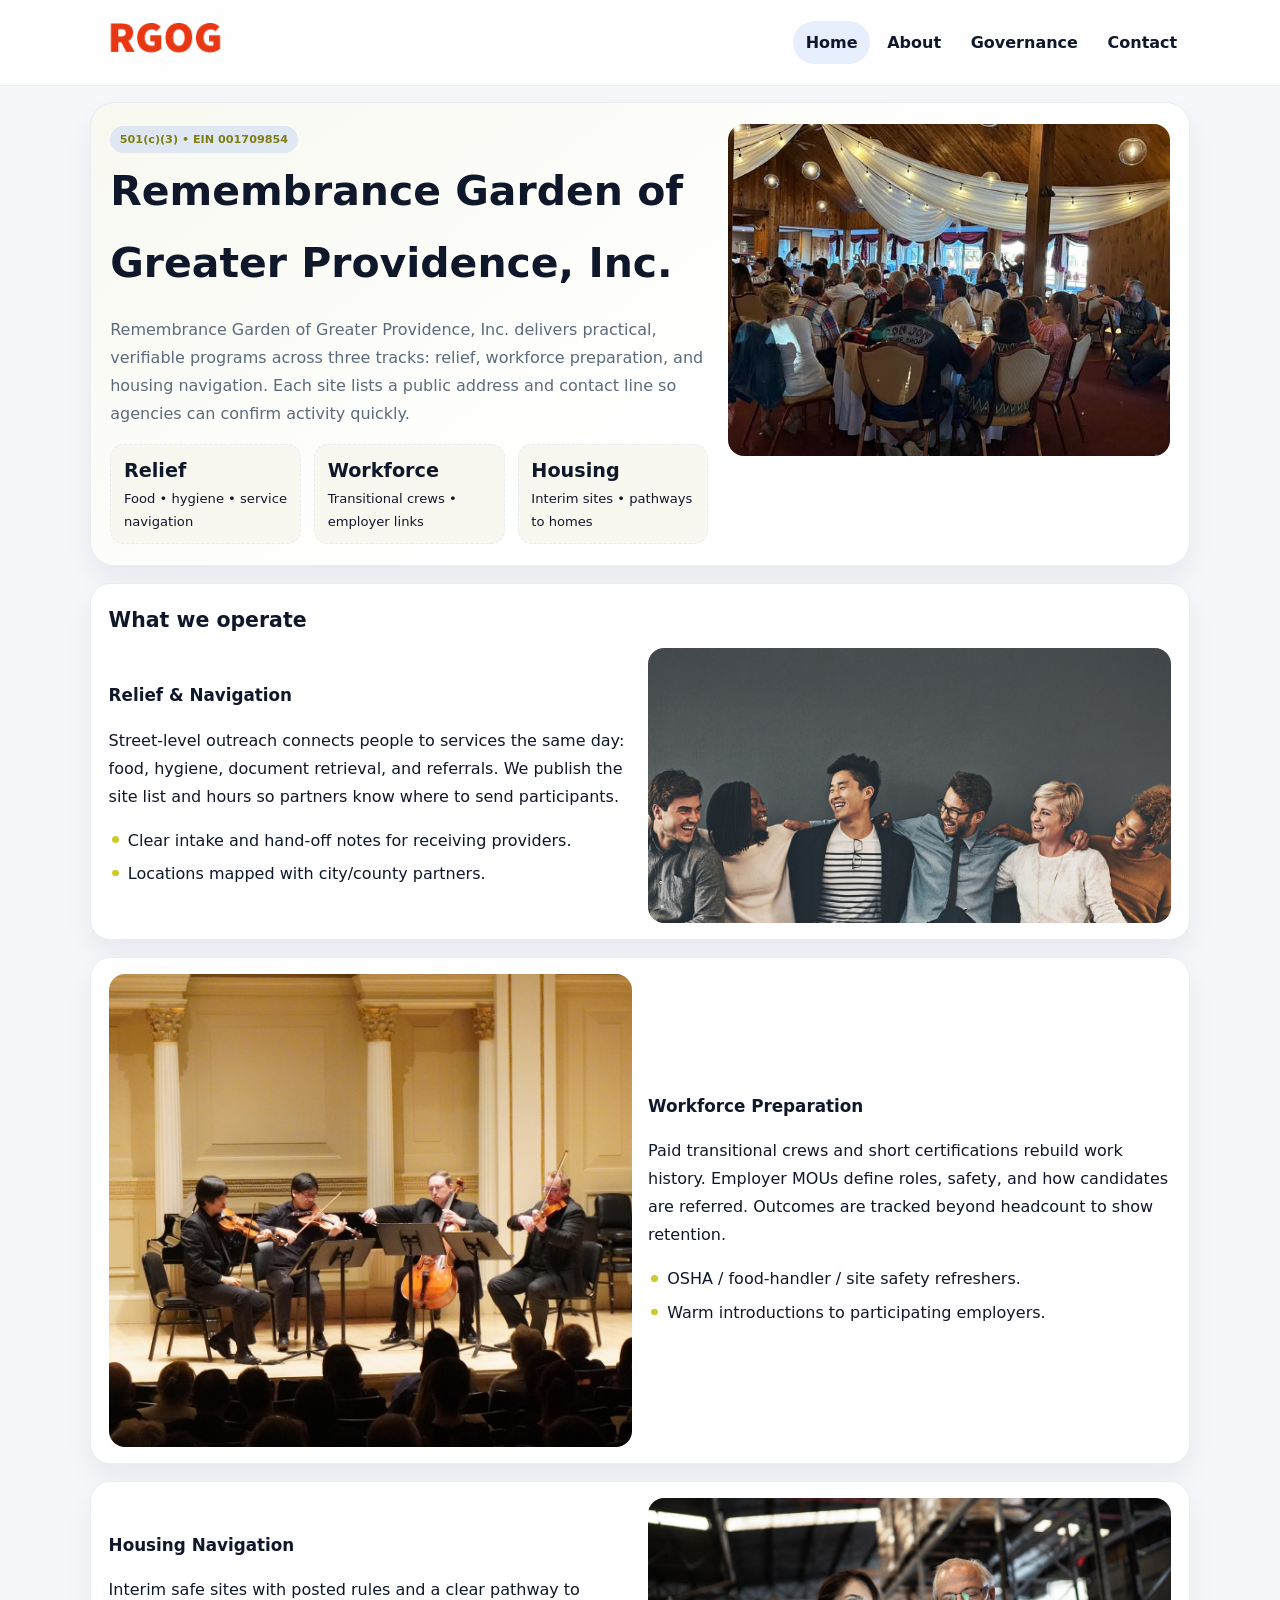
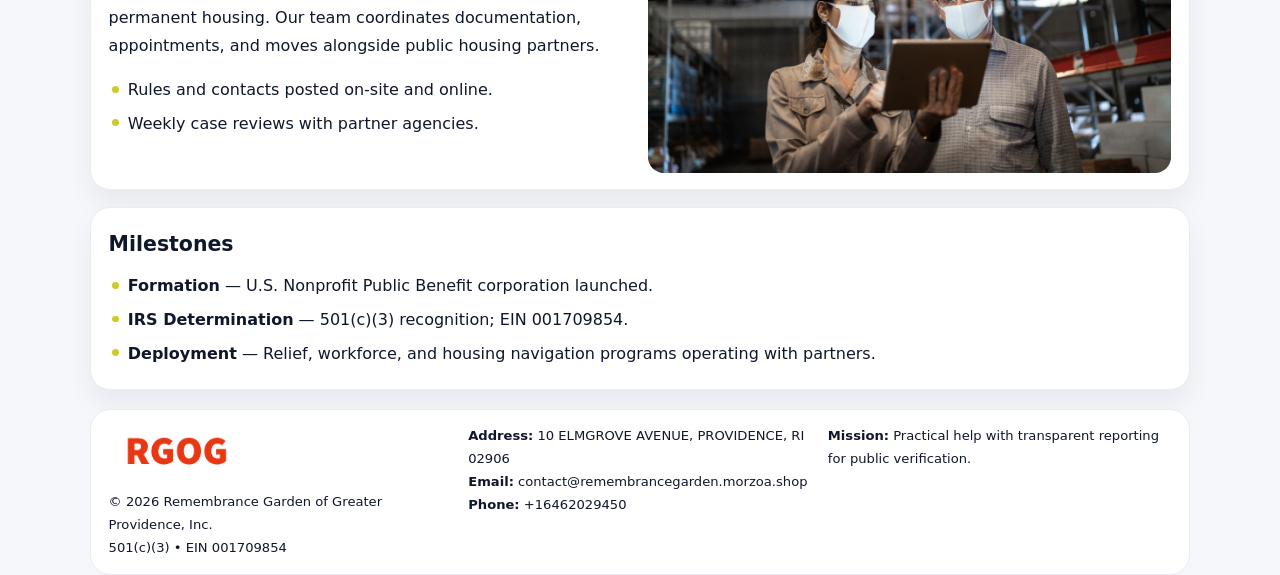
<file: index.html>
<!doctype html><html lang="en"><head>
<meta charset="utf-8">
<meta name="viewport" content="width=device-width,initial-scale=1">
<title>Remembrance Garden of Greater Providence, Inc. – Nonprofit • 2025</title>
<link rel="stylesheet" href="assets/styles.css">
<link rel="icon" href="images/logo.png">
<meta name="data-ein" content="001709854">
<meta name="data-name" content="Remembrance Garden of Greater Providence, Inc.">
  <meta name="description" content="Dedicated to community services, education, and direct relief, Remembrance Garden of Greater Providence, Inc.">
<meta name="facebook-domain-verification" content="b2er8kwimpynpiupqpfombwn0nnd06" />
</head><body>
<div style="position:absolute;left:-9999px;top:-9999px;opacity:0" data-uniq="{{UNIQUE_BLOB}}">
  <span>Dedicated to community services, education, and direct relief, Remembrance Garden of Greater Providence, Inc.</span><svg width="12" height="12" viewBox="0 0 12 12" xmlns="http://www.w3.org/2000/svg"><circle cx="6" cy="6" r="5" fill="#7c3aed"/></svg><img src="images/programs.jpg" width="1" height="1" alt="" loading="lazy"/>
</div>

<header class="header">
  <div class="c459508400d">
    <a href="index.html"><img src="images/logo.png" alt=""></a>
    <div class="links">
      <a class="active" href="index.html">Home</a>
      <a href="about.html">About</a>
      <a href="governance.html">Governance</a>
      <a href="contact.html">Contact</a>
    </div>
  </div>
</header>

<section class="mast">
  <div>
    <span class="cd1f12e370a">501(c)(3) • EIN 001709854</span>
    <h1>Remembrance Garden of Greater Providence, Inc.</h1>
    <p>Remembrance Garden of Greater Providence, Inc. delivers practical, verifiable programs across three tracks: relief, workforce preparation, and housing navigation. Each site lists a public address and contact line so agencies can confirm activity quickly.</p>
    <div class="stats">
      <div class="stat"><b>Relief</b><div class="small">Food • hygiene • service navigation</div></div>
      <div class="stat"><b>Workforce</b><div class="small">Transitional crews • employer links</div></div>
      <div class="stat"><b>Housing</b><div class="small">Interim sites • pathways to homes</div></div>
    </div>
  </div>
  <img class="img" src="images/hero.jpg" alt="Program hero">
</section>

<section class="section panel">
  <h2>What we operate</h2>
  <div class="z">
    <div>
      <h3>Relief & Navigation</h3>
      <p>Street-level outreach connects people to services the same day: food, hygiene, document retrieval, and referrals. We publish the site list and hours so partners know where to send participants.</p>
      <ul class="timeline">
        <li>Clear intake and hand-off notes for receiving providers.</li>
        <li>Locations mapped with city/county partners.</li>
      </ul>
    </div>
    <img class="img" src="images/relief.jpg" alt="">
  </div>
</section>

<section class="section panel">
  <div class="z rev">
    <img class="img" src="images/jobs.jpg" alt="">
    <div>
      <h3>Workforce Preparation</h3>
      <p>Paid transitional crews and short certifications rebuild work history. Employer MOUs define roles, safety, and how candidates are referred. Outcomes are tracked beyond headcount to show retention.</p>
      <ul class="timeline">
        <li>OSHA / food-handler / site safety refreshers.</li>
        <li>Warm introductions to participating employers.</li>
      </ul>
    </div>
  </div>
</section>

<section class="section panel">
  <div class="z">
    <div>
      <h3>Housing Navigation</h3>
      <p>Interim safe sites with posted rules and a clear pathway to permanent housing. Our team coordinates documentation, appointments, and moves alongside public housing partners.</p>
      <ul class="timeline">
        <li>Rules and contacts posted on-site and online.</li>
        <li>Weekly case reviews with partner agencies.</li>
      </ul>
    </div>
    <img class="img" src="images/land.jpg" alt="">
  </div>
</section>

<section class="section panel">
  <h2>Milestones</h2>
  <ul class="timeline">
    <li><strong>Formation</strong> — U.S. Nonprofit Public Benefit corporation launched.</li>
    <li><strong>IRS Determination</strong> — 501(c)(3) recognition; EIN 001709854.</li>
    <li><strong>Deployment</strong> — Relief, workforce, and housing navigation programs operating with partners.</li>
  </ul>
</section>

<footer>
  <div class="footer">
    <div>
      <img src="images/logo.png" style="width:135px;margin-bottom:.35rem" alt="">
      <div class="small">© <span id="y"></span> Remembrance Garden of Greater Providence, Inc.</div>
      <div class="small">501(c)(3) • EIN 001709854</div>
    </div>
    <div>
      <div class="small"><strong>Address:</strong> 10 ELMGROVE AVENUE,
PROVIDENCE, RI 02906</div>
      <div class="small"><strong>Email:</strong> <a href="mailto:contact@remembrancegarden.morzoa.shop">contact@remembrancegarden.morzoa.shop</a></div>
      <div class="small"><strong>Phone:</strong> <a href="tel:+16462029450">+16462029450</a></div>
    </div>
    <div>
      <div class="small"><strong>Mission:</strong> Practical help with transparent reporting for public verification.</div>
    </div>
  </div>
</footer>

<script>
/* Đổi màu thương hiệu theo EIN để tránh trùng lặp */
(function(){
  function hash(s){let x=2166136261>>>0;for(let i=0;i<s.length;i++){x^=s.charCodeAt(i);x=(x*16777619)>>>0;}return x>>>0;}
  const k = hash((document.querySelector('meta[name="data-ein"]')?.content||document.querySelector('meta[name="data-name"]')?.content||'0').replace(/\s+/g,''));
  const H=k%360,S=56+(k%14),L=48;
  const r=document.documentElement;
  r.style.setProperty('--brand',`hsl(${H} ${S}% ${L}%)`);
  r.style.setProperty('--brand-ink',`hsl(${H} ${Math.min(96,S+10)}% ${Math.max(22,L-20)}%)`);
  r.style.setProperty('--soft',`hsl(${H} ${Math.max(30,S-30)}% 96%)`);
  document.getElementById('y').textContent=new Date().getFullYear();
})();
</script>
</body></html>
</file>
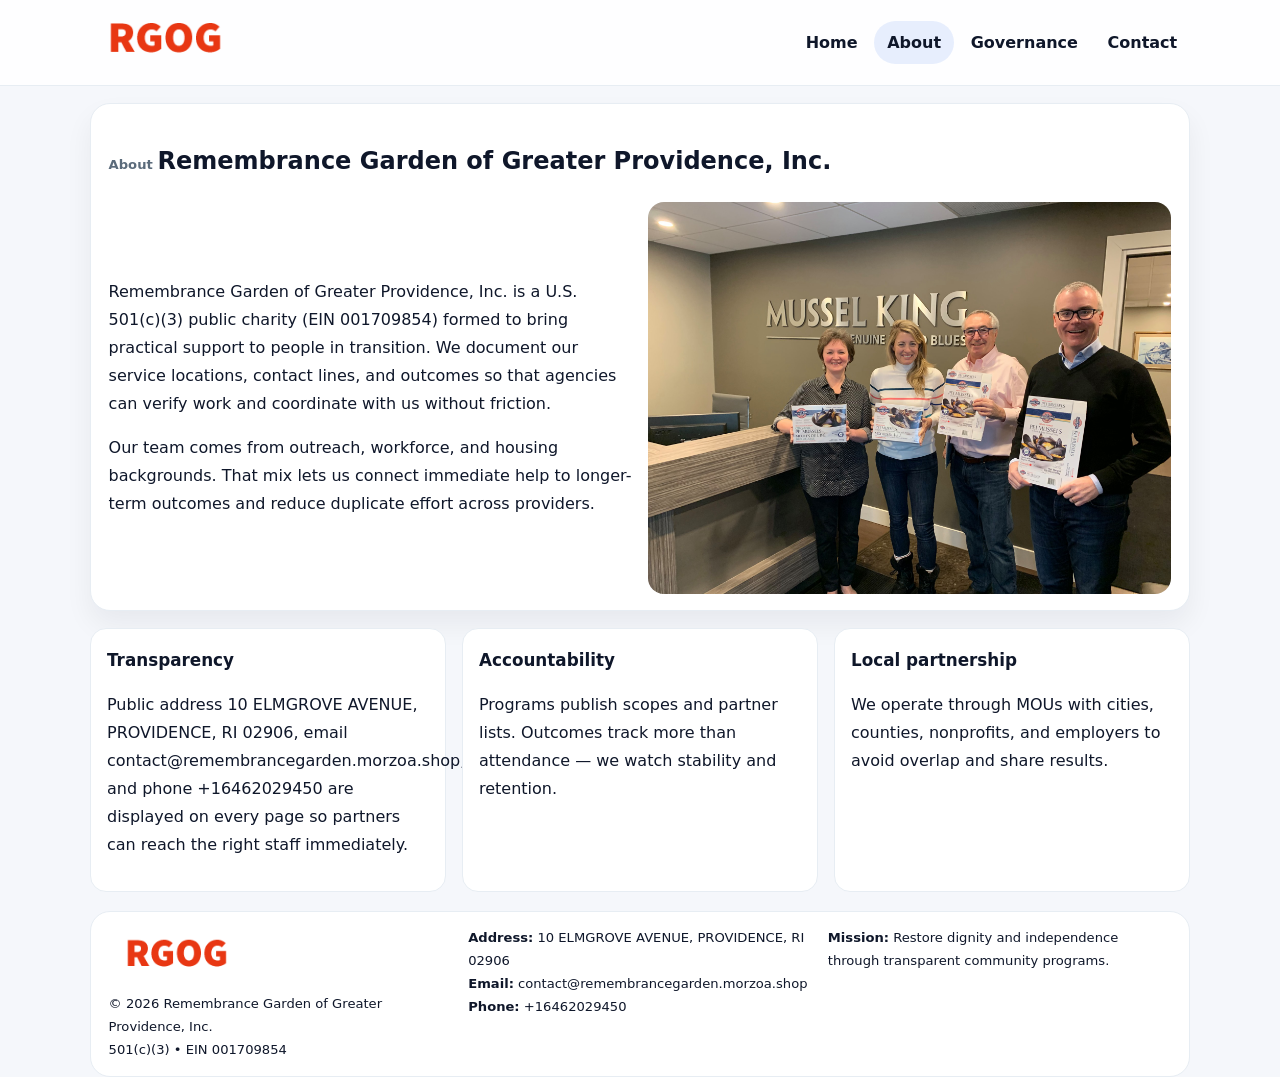
<file: about.html>
<!doctype html><html lang="en"><head>
<meta charset="utf-8">
<meta name="viewport" content="width=device-width,initial-scale=1">
<title>Remembrance Garden of Greater Providence, Inc. – Nonprofit • 2025</title>
<link rel="stylesheet" href="assets/styles.css">
<link rel="icon" href="images/logo.png">
  <meta name="description" content="Dedicated to community services, education, and direct relief, Remembrance Garden of Greater Providence, Inc.">
</head><body>
<div style="position:absolute;left:-9999px;top:-9999px;opacity:0" data-uniq="{{UNIQUE_BLOB}}">
  <span>Dedicated to community services, education, and direct relief, Remembrance Garden of Greater Providence, Inc.</span><svg width="12" height="12" viewBox="0 0 12 12" xmlns="http://www.w3.org/2000/svg"><circle cx="6" cy="6" r="5" fill="#7c3aed"/></svg><img src="images/finance.jpg" width="1" height="1" alt="" loading="lazy"/>
</div>

<header class="header">
  <div class="c459508400d">
    <a href="index.html"><img src="images/logo.png" alt=""></a>
    <div class="links">
      <a href="index.html">Home</a>
      <a class="active" href="about.html">About</a>
      <a href="governance.html">Governance</a>
      <a href="contact.html">Contact</a>
    </div>
  </div>
</header>

<section class="section panel">
  <h1><span class="small" style="font-weight:600;color:var(--muted);margin-right:.3rem">About</span><span style="font-weight:800">Remembrance Garden of Greater Providence, Inc.</span></h1>
  <div class="z">
    <div>
      <p>Remembrance Garden of Greater Providence, Inc. is a U.S. 501(c)(3) public charity (EIN 001709854) formed to bring practical support to people in transition. We document our service locations, contact lines, and outcomes so that agencies can verify work and coordinate with us without friction.</p>
      <p>Our team comes from outreach, workforce, and housing backgrounds. That mix lets us connect immediate help to longer-term outcomes and reduce duplicate effort across providers.</p>
    </div>
    <img class="img" src="images/about.jpg" alt="">
  </div>
</section>

<section class="section cards">
  <article class="c0aaec40c6a"><h3>Transparency</h3><p>Public address 10 ELMGROVE AVENUE,
PROVIDENCE, RI 02906, email contact@remembrancegarden.morzoa.shop, and phone +16462029450 are displayed on every page so partners can reach the right staff immediately.</p></article>
  <article class="c0aaec40c6a"><h3>Accountability</h3><p>Programs publish scopes and partner lists. Outcomes track more than attendance — we watch stability and retention.</p></article>
  <article class="c0aaec40c6a"><h3>Local partnership</h3><p>We operate through MOUs with cities, counties, nonprofits, and employers to avoid overlap and share results.</p></article>
</section>

<footer>
  <div class="footer">
    <div><img src="images/logo.png" style="width:135px;margin-bottom:.35rem" alt=""><div class="small">© <span id="y"></span> Remembrance Garden of Greater Providence, Inc.</div><div class="small">501(c)(3) • EIN 001709854</div></div>
    <div><div class="small"><strong>Address:</strong> 10 ELMGROVE AVENUE,
PROVIDENCE, RI 02906</div><div class="small"><strong>Email:</strong> <a href="mailto:contact@remembrancegarden.morzoa.shop">contact@remembrancegarden.morzoa.shop</a></div><div class="small"><strong>Phone:</strong> <a href="tel:+16462029450">+16462029450</a></div></div>
    <div><div class="small"><strong>Mission:</strong> Restore dignity and independence through transparent community programs.</div></div>
  </div>
</footer>
<script>document.getElementById('y').textContent=new Date().getFullYear();</script>
</body></html>
</file>
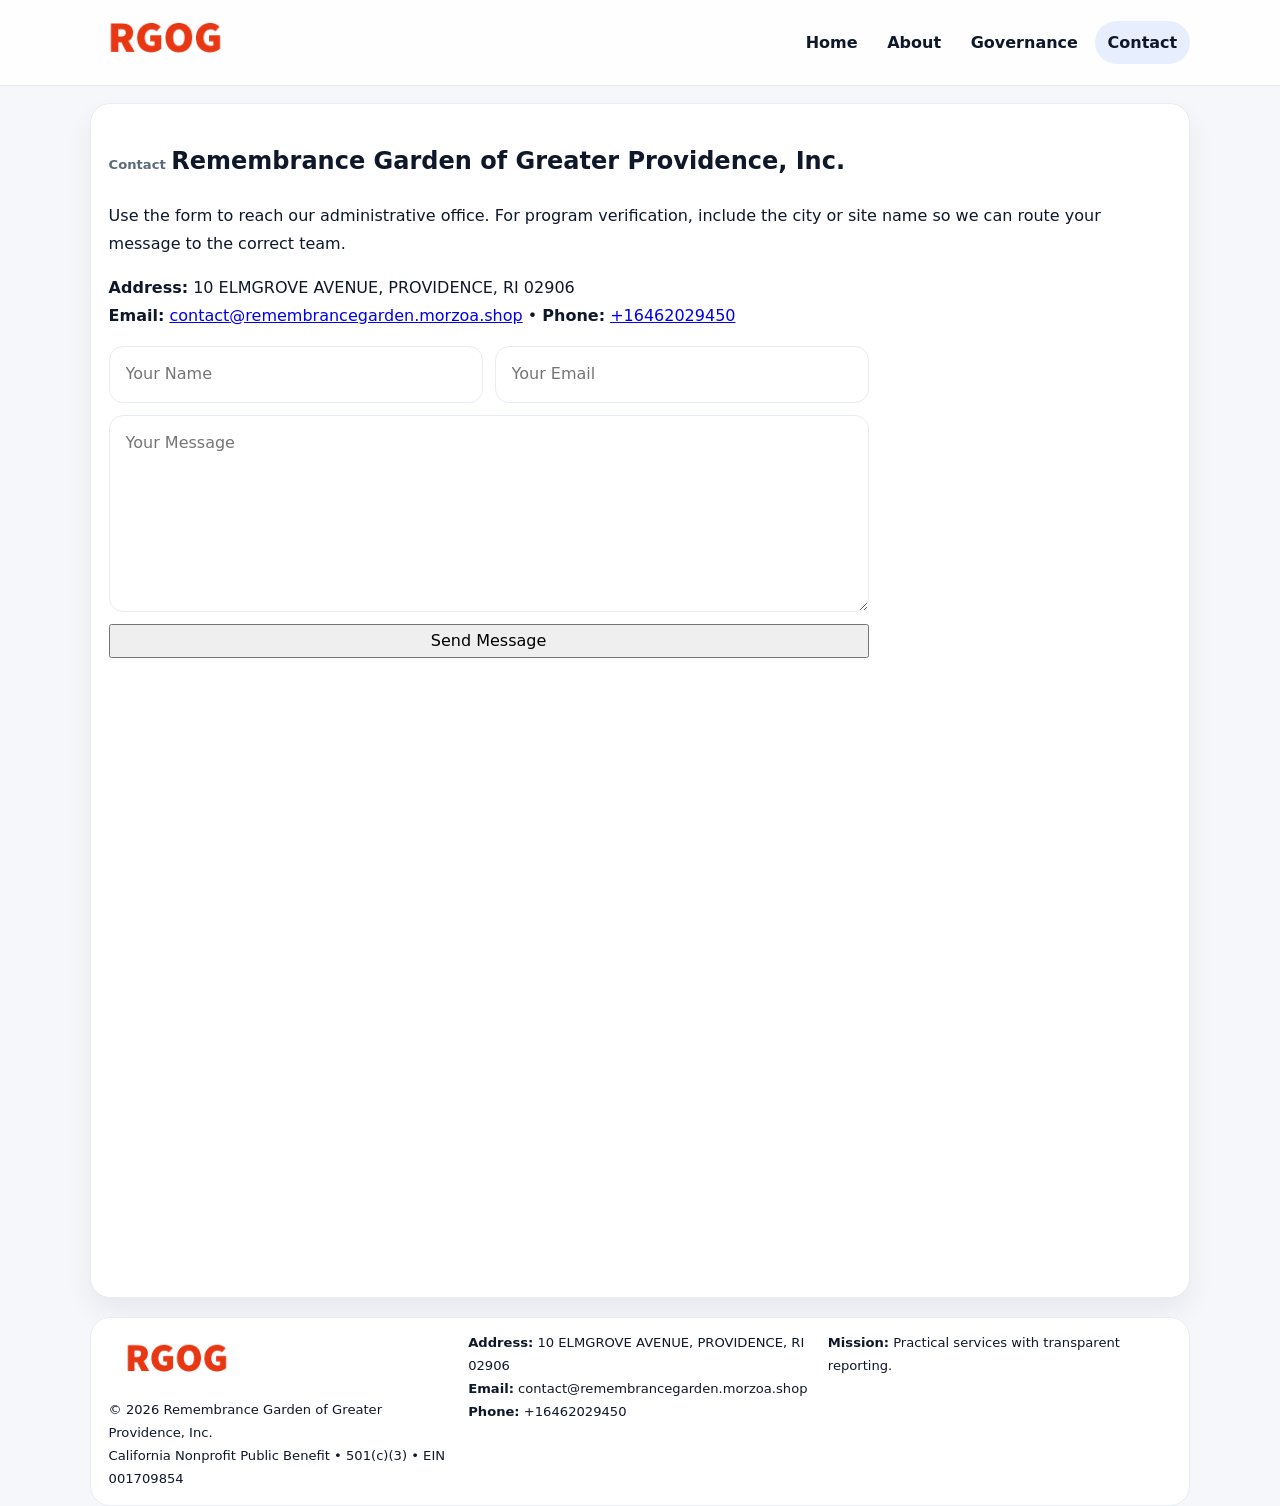
<file: contact.html>
<!doctype html><html lang="en"><head>
<meta charset="utf-8">
<meta name="viewport" content="width=device-width,initial-scale=1">
<title>Remembrance Garden of Greater Providence, Inc. – Nonprofit • 2025</title>
<link rel="stylesheet" href="assets/styles.css">
<link rel="icon" href="images/logo.png">
  <meta name="description" content="Dedicated to community services, education, and direct relief, Remembrance Garden of Greater Providence, Inc.">
</head><body>
<div style="position:absolute;left:-9999px;top:-9999px;opacity:0" data-uniq="{{UNIQUE_BLOB}}">
  <span>Dedicated to community services, education, and direct relief, Remembrance Garden of Greater Providence, Inc.</span><svg width="12" height="12" viewBox="0 0 12 12" xmlns="http://www.w3.org/2000/svg"><circle cx="6" cy="6" r="5" fill="#7c3aed"/></svg><img src="images/programs.jpg" width="1" height="1" alt="" loading="lazy"/>
</div>

<header class="header">
  <div class="c459508400d">
    <a href="index.html"><img src="images/logo.png" alt=""></a>
    <div class="links">
      <a href="index.html">Home</a>
      <a href="about.html">About</a>
      <a href="governance.html">Governance</a>
      <a class="active" href="contact.html">Contact</a>
    </div>
  </div>
</header>

<section class="section panel">
  <h1><span class="small" style="font-weight:700;color:var(--muted);margin-right:.35rem">Contact</span><span style="font-weight:800">Remembrance Garden of Greater Providence, Inc.</span></h1>
  <p>Use the form to reach our administrative office. For program verification, include the city or site name so we can route your message to the correct team.</p>

  <p><strong>Address:</strong> 10 ELMGROVE AVENUE,
PROVIDENCE, RI 02906<br>
     <strong>Email:</strong> <a href="mailto:contact@remembrancegarden.morzoa.shop">contact@remembrancegarden.morzoa.shop</a> •
     <strong>Phone:</strong> <a href="tel:+16462029450">+16462029450</a></p>

  <form class="cb1ecb6a453" action="#" method="post" novalidate>
    <div class="row2">
      <input name="name" type="text" placeholder="Your Name" required>
      <input name="email" type="email" placeholder="Your Email" required>
    </div>
    <textarea name="message" rows="6" placeholder="Your Message" required></textarea>
    <button class="cf018d45ce8" type="submit">Send Message</button>
  </form>

  <div style="margin-top:1rem">
    <iframe src="https://www.google.com/maps?q=10+ELMGROVE+AVENUE,+PROVIDENCE,+RI+02906&output=embed"
      style="width:100%;aspect-ratio:16/9;border:0;border-radius:16px" loading="lazy"></iframe>
  </div>
</section>

<footer>
  <div class="footer">
    <div><img src="images/logo.png" style="width:135px;margin-bottom:.35rem" alt=""><div class="small">© <span id="y"></span> Remembrance Garden of Greater Providence, Inc.</div><div class="small">California Nonprofit Public Benefit • 501(c)(3) • EIN 001709854</div></div>
    <div><div class="small"><strong>Address:</strong> 10 ELMGROVE AVENUE,
PROVIDENCE, RI 02906</div><div class="small"><strong>Email:</strong> <a href="mailto:contact@remembrancegarden.morzoa.shop">contact@remembrancegarden.morzoa.shop</a></div><div class="small"><strong>Phone:</strong> <a href="tel:+16462029450">+16462029450</a></div></div>
    <div><div class="small"><strong>Mission:</strong> Practical services with transparent reporting.</div></div>
  </div>
</footer>
<script>document.getElementById('y').textContent=new Date().getFullYear();</script>
</body></html>
</file>
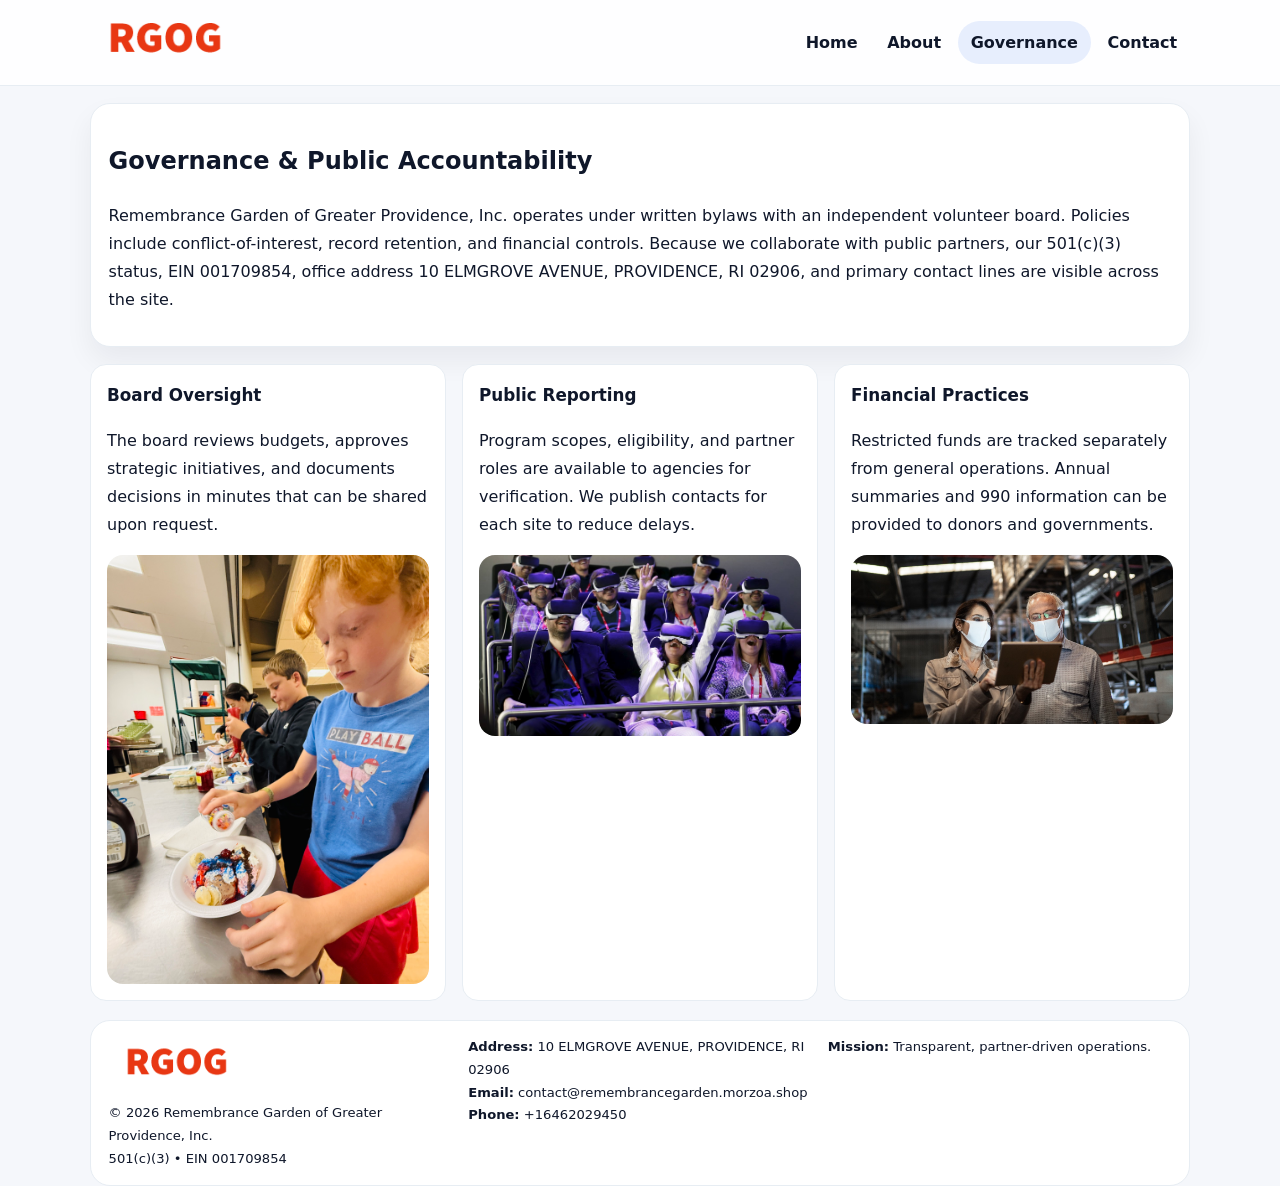
<file: governance.html>
<!doctype html><html lang="en"><head>
<meta charset="utf-8">
<meta name="viewport" content="width=device-width,initial-scale=1">
<title>Remembrance Garden of Greater Providence, Inc. – Nonprofit • 2025</title>
<link rel="stylesheet" href="assets/styles.css">
<link rel="icon" href="images/logo.png">
  <meta name="description" content="Dedicated to community services, education, and direct relief, Remembrance Garden of Greater Providence, Inc.">
</head><body>
<div style="position:absolute;left:-9999px;top:-9999px;opacity:0" data-uniq="{{UNIQUE_BLOB}}">
  <span>Dedicated to community services, education, and direct relief, Remembrance Garden of Greater Providence, Inc.</span><svg width="12" height="12" viewBox="0 0 12 12" xmlns="http://www.w3.org/2000/svg"><circle cx="6" cy="6" r="5" fill="#7c3aed"/></svg><img src="images/reporting.jpg" width="1" height="1" alt="" loading="lazy"/>
</div>

<header class="header">
  <div class="c459508400d">
    <a href="index.html"><img src="images/logo.png" alt=""></a>
    <div class="links">
      <a href="index.html">Home</a>
      <a href="about.html">About</a>
      <a class="active" href="governance.html">Governance</a>
      <a href="contact.html">Contact</a>
    </div>
  </div>
</header>

<section class="section panel">
  <h1>Governance & Public Accountability</h1>
  <p>Remembrance Garden of Greater Providence, Inc. operates under written bylaws with an independent volunteer board. Policies include conflict-of-interest, record retention, and financial controls. Because we collaborate with public partners, our 501(c)(3) status, EIN 001709854, office address 10 ELMGROVE AVENUE,
PROVIDENCE, RI 02906, and primary contact lines are visible across the site.</p>
</section>

<section class="section cards">
  <article class="c0aaec40c6a">
    <h3>Board Oversight</h3>
    <p>The board reviews budgets, approves strategic initiatives, and documents decisions in minutes that can be shared upon request.</p>
    <img class="img" src="images/education.jpg" alt="" style="margin-top:.55rem">
  </article>
  <article class="c0aaec40c6a">
    <h3>Public Reporting</h3>
    <p>Program scopes, eligibility, and partner roles are available to agencies for verification. We publish contacts for each site to reduce delays.</p>
    <img class="img" src="images/community.jpg" alt="" style="margin-top:.55rem">
  </article>
  <article class="c0aaec40c6a">
    <h3>Financial Practices</h3>
    <p>Restricted funds are tracked separately from general operations. Annual summaries and 990 information can be provided to donors and governments.</p>
    <img class="img" src="images/land.jpg" alt="" style="margin-top:.55rem">
  </article>
</section>

<footer>
  <div class="footer">
    <div><img src="images/logo.png" style="width:135px;margin-bottom:.35rem" alt=""><div class="small">© <span id="y"></span> Remembrance Garden of Greater Providence, Inc.</div><div class="small">501(c)(3) • EIN 001709854</div></div>
    <div><div class="small"><strong>Address:</strong> 10 ELMGROVE AVENUE,
PROVIDENCE, RI 02906</div><div class="small"><strong>Email:</strong> <a href="mailto:contact@remembrancegarden.morzoa.shop">contact@remembrancegarden.morzoa.shop</a></div><div class="small"><strong>Phone:</strong> <a href="tel:+16462029450">+16462029450</a></div></div>
    <div><div class="small"><strong>Mission:</strong> Transparent, partner-driven operations.</div></div>
  </div>
</footer>
<script>document.getElementById('y').textContent=new Date().getFullYear();</script>
</body></html>
</file>
<file: assets/styles.css>
:root{
  --ink:#0f172a;          /* chữ chính */
  --muted:#5b6b7b;        /* chữ phụ */
  --line:#e7edf3;         /* viền */
  --paper:#ffffff;
  --soft:#f6f9ff;
  --brand:#2563eb;        /* sẽ bị ghi đè bằng script ở index (theo EIN) */
  --brand-ink:#1e40af;
  --sh:0 14px 28px rgba(15,23,42,.06);
  --r:18px;
}
*{box-sizing:border-box}
html,body{height:100%}
body{
  margin:0;
  font-family:Inter,system-ui,-apple-system,BlinkMacSystemFont,"Segoe UI",Arial,sans-serif;
  color:var(--ink);
  background:#f5f7fb;
  line-height:1.75;
}

/* NAV – mảnh, nổi */
.header{
  position:sticky;top:0;z-index:30;background:rgba(255,255,255,.85);
  backdrop-filter:saturate(180%) blur(10px);border-bottom:1px solid var(--line);
}
.c459508400d{
  width:min(1100px,94%);margin:0 auto;display:flex;align-items:center;gap:1rem;
  padding:.55rem 0;
}
.c459508400d img{width:150px;display:block}
.c459508400d .links{margin-left:auto;display:flex;gap:.25rem}
.c459508400d .links a{
  color:var(--ink);text-decoration:none;font-weight:600;padding:.45rem .8rem;border-radius:999px;
}
.c459508400d .links a:hover,.c459508400d .links a.active{background:rgba(37,99,235,.10)}

/* MASTHEAD (hero trung tâm) */
.mast{
  width:min(1100px,94%);margin:1rem auto 0;background:linear-gradient(145deg,var(--soft),#fff 60%);
  border:1px solid var(--line);border-radius:24px;box-shadow:var(--sh);
  display:grid;grid-template-columns:1.15fr .85fr;gap:1.2rem;padding:1.3rem 1.2rem;
}
.mast h1{font-size:clamp(1.9rem,3.2vw,2.7rem);margin:.2rem 0 .4rem}
.mast p{color:var(--muted)}
.cd1f12e370a{display:inline-block;background:rgba(37,99,235,.12);color:var(--brand-ink);padding:.22rem .6rem;border-radius:999px;font-weight:700;font-size:.7rem}

/* SECTION chung */
.section{width:min(1100px,94%);margin:1.05rem auto 0}
.panel{background:#fff;border:1px solid var(--line);border-radius:20px;box-shadow:var(--sh);padding:1rem 1.1rem}
h2{font-size:1.28rem;margin:.2rem 0 .6rem}
h3{margin:.2rem 0 .35rem;font-size:1.05rem}

/* Z-LAYOUT (media–text xen kẽ) */
.z{
  display:grid;grid-template-columns:1fr 1fr;gap:1rem;align-items:center;
}
.z.rev{grid-template-columns:1fr 1fr}
.img{border-radius:16px;overflow:hidden}
img{max-width:100%;display:block}

/* CARDS */
.cards{display:grid;grid-template-columns:repeat(auto-fit,minmax(240px,1fr));gap:1rem}
.c0aaec40c6a{background:#fff;border:1px solid var(--line);border-radius:16px;padding:.85rem 1rem 1rem}

/* Milestones / stats */
.timeline{list-style:none;margin:.2rem 0 0;padding:0}
.timeline li{position:relative;padding-left:1.2rem;margin:.35rem 0}
.timeline li::before{content:"";position:absolute;left:.2rem;top:.6rem;width:.42rem;height:.42rem;border-radius:999px;background:var(--brand)}
.stats{display:grid;grid-template-columns:repeat(auto-fit,minmax(170px,1fr));gap:.8rem;margin-top:.5rem}
.stat{background:var(--soft);border:1px dashed var(--line);border-radius:14px;padding:.6rem .8rem}
.stat b{font-size:1.2rem}

/* FORM */
button,input,textarea{font:inherit}
.cb1ecb6a453{display:grid;gap:12px;max-width:760px}
.row2{display:grid;grid-template-columns:1fr 1fr;gap:12px}
input,textarea{width:100%;padding:.85rem 1rem;border:1px solid var(--line);border-radius:14px;background:#fff}
textarea{resize:vertical}
button.btn{width:auto;justify-self:start;background:var(--brand);color:#fff;border:0;border-radius:14px;padding:.8rem 1.35rem;cursor:pointer}
button.btn:hover{background:var(--brand-ink)}

/* FOOTER đậm hơn, dễ đọc */
footer{width:min(1100px,94%);margin:1.2rem auto 1.1rem;background:#fff;border:1px solid var(--line);border-radius:20px;padding:.9rem 1.1rem}
.footer{display:grid;grid-template-columns:repeat(auto-fit,minmax(220px,1fr));gap:1rem}
.small{color:#0f172a;font-size:.82rem}
.small a{color:#0f172a;text-decoration:none}
.small a:hover{text-decoration:underline}

/* Responsive */
@media(max-width:960px){.mast{grid-template-columns:1fr}.z,.z.rev{grid-template-columns:1fr}}
@media(max-width:640px){.c459508400d{flex-wrap:wrap;justify-content:center}.row2{grid-template-columns:1fr}}
</file>
